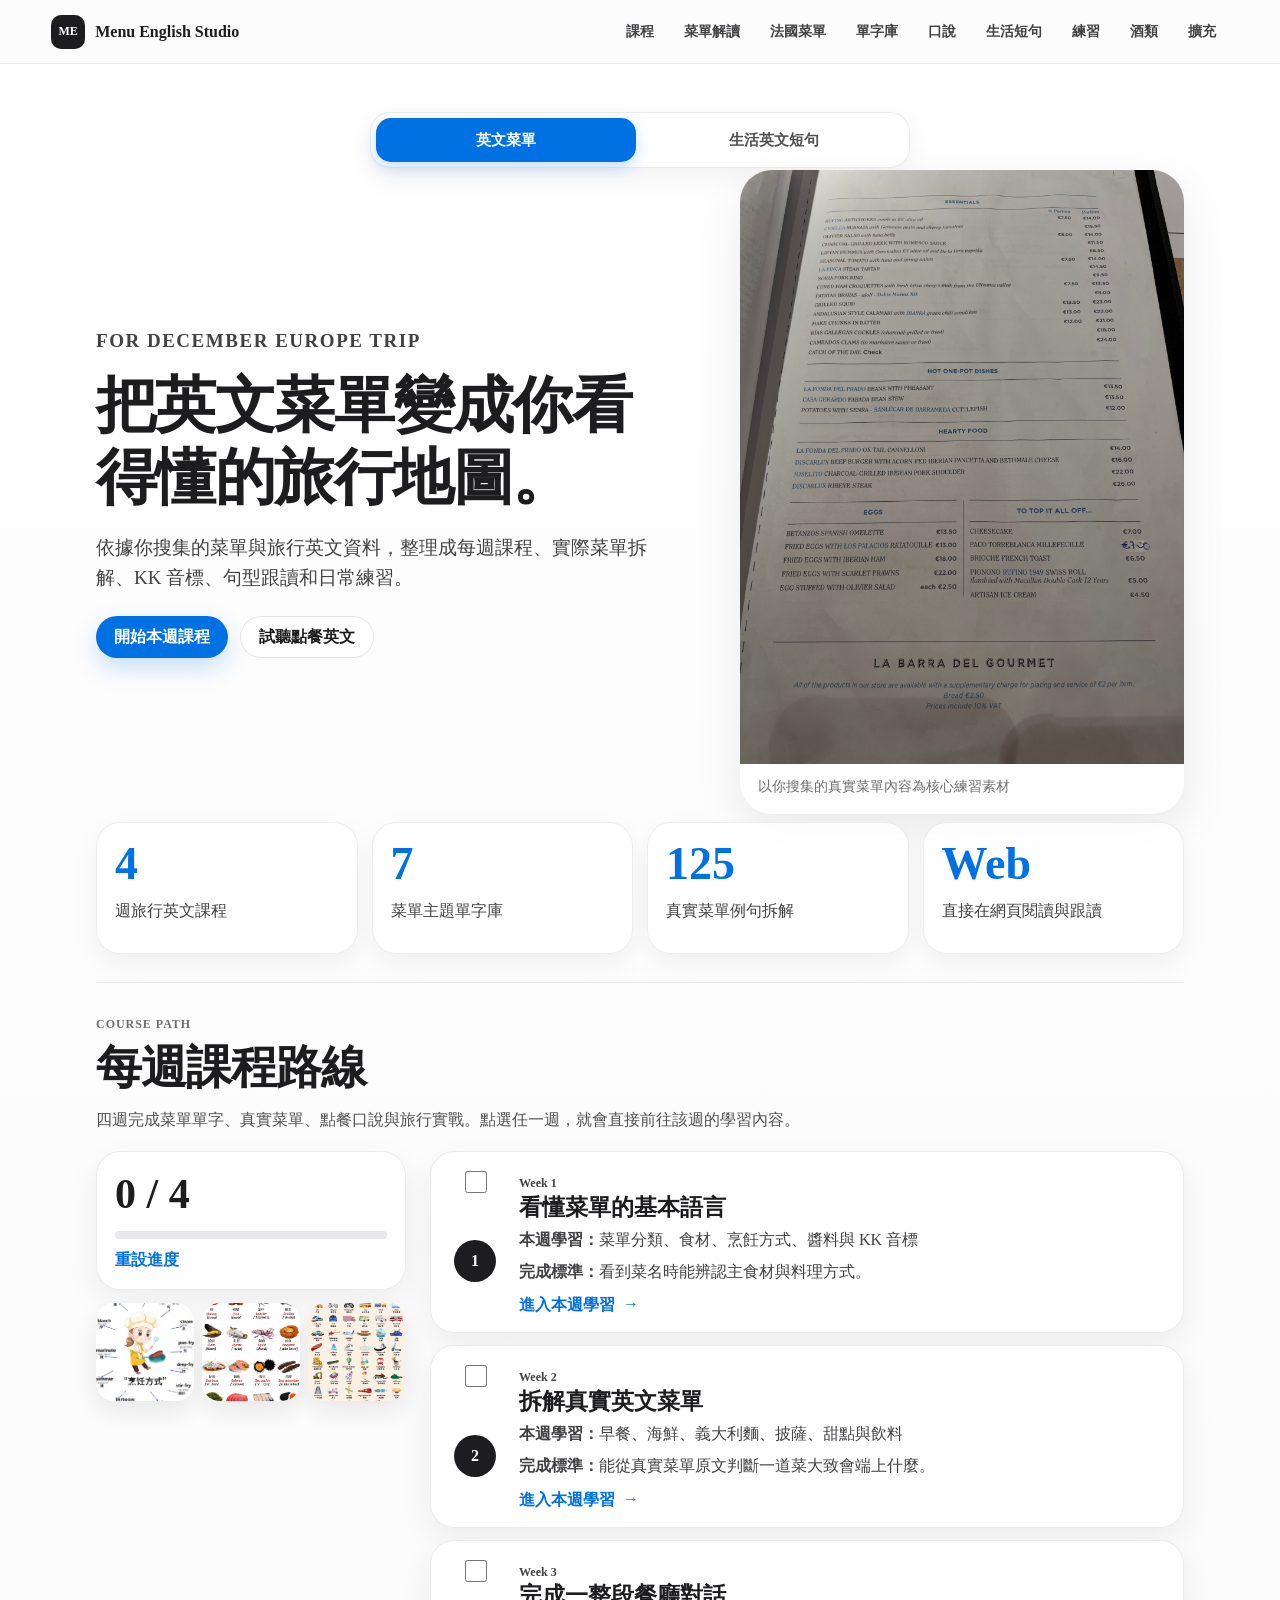
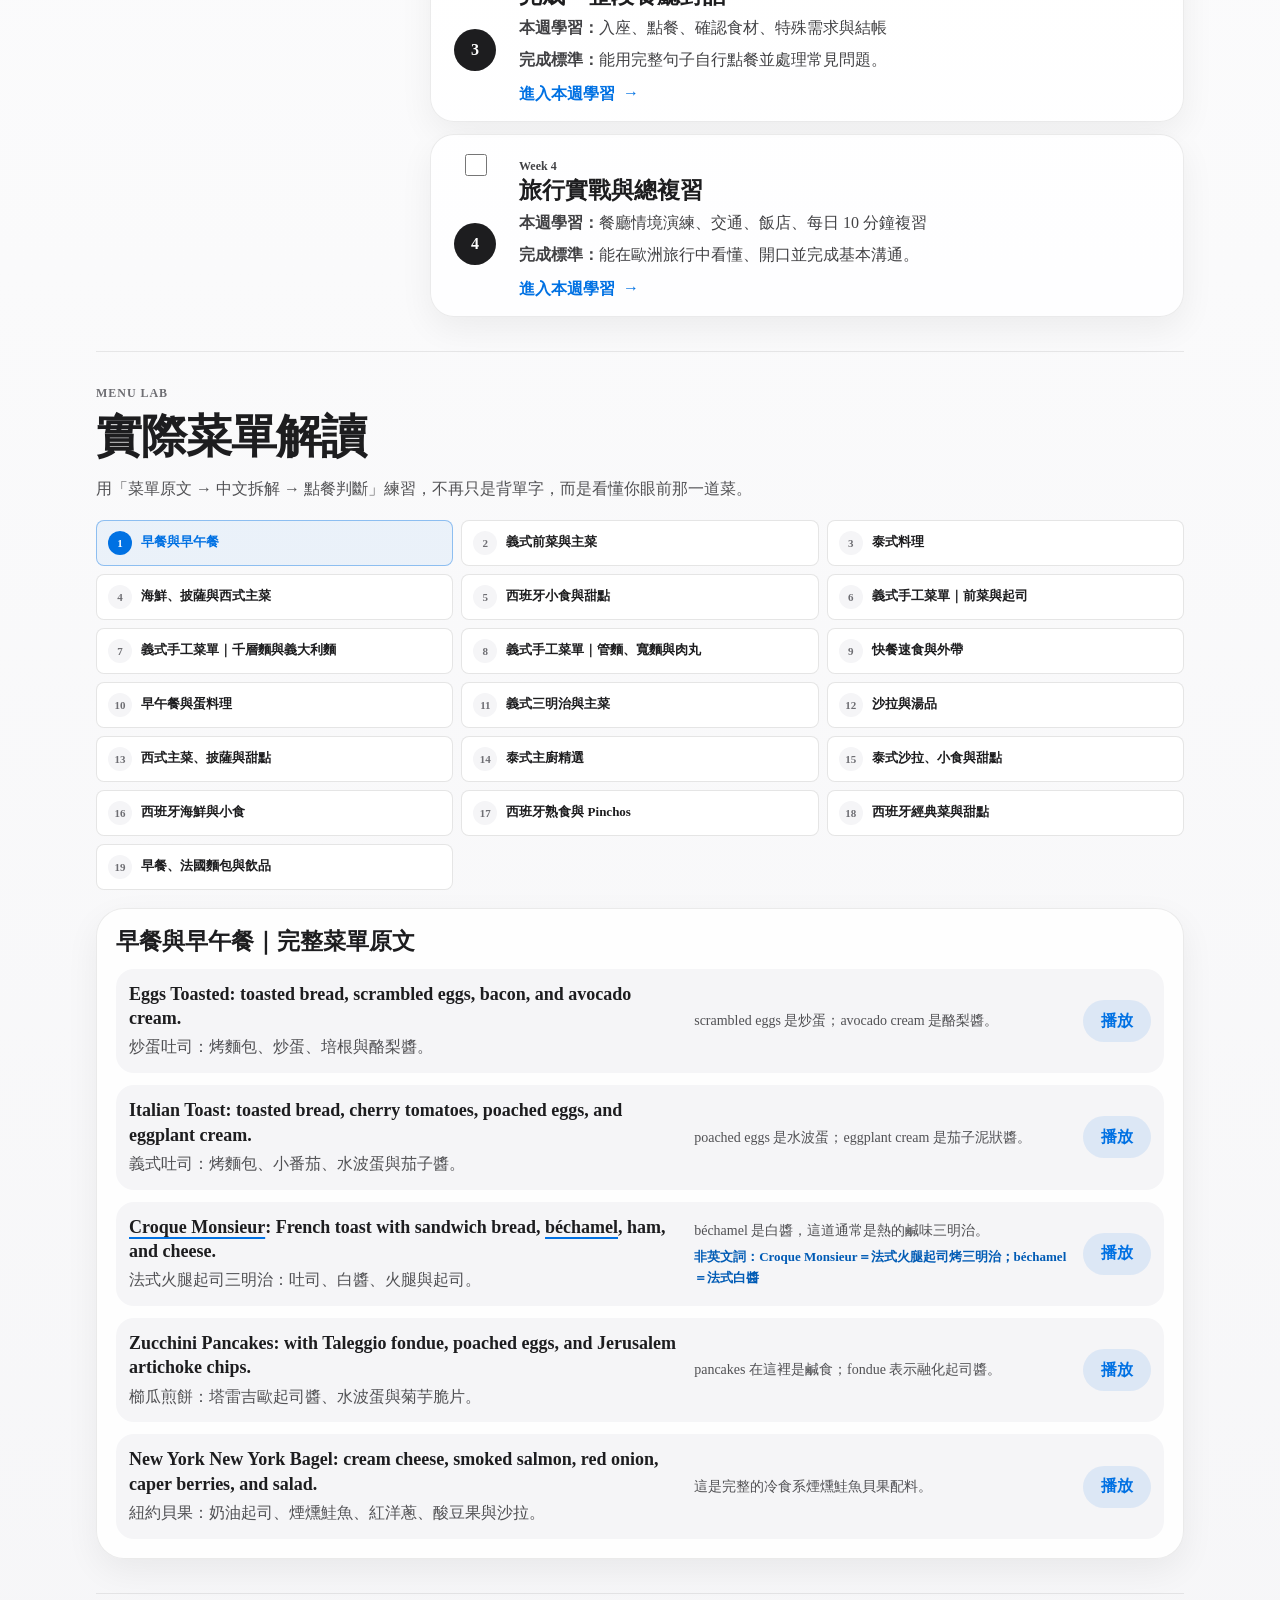
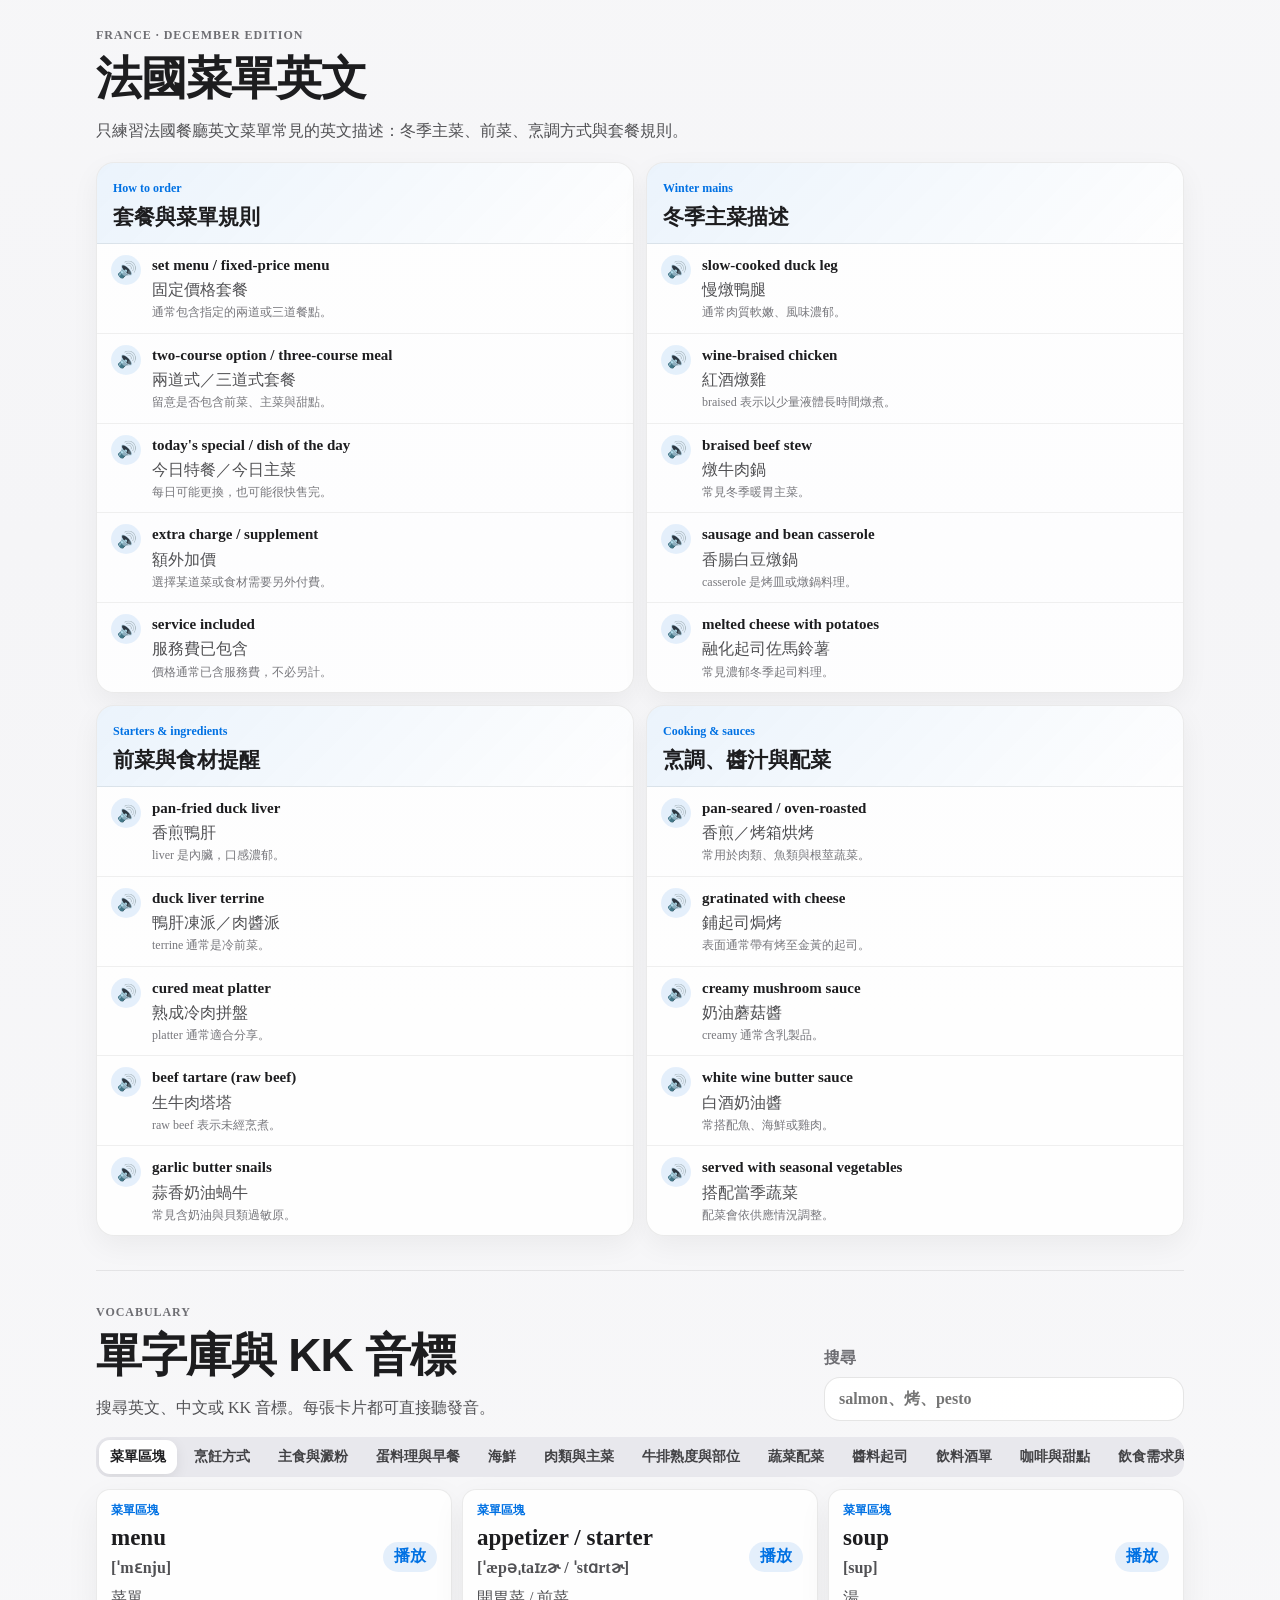
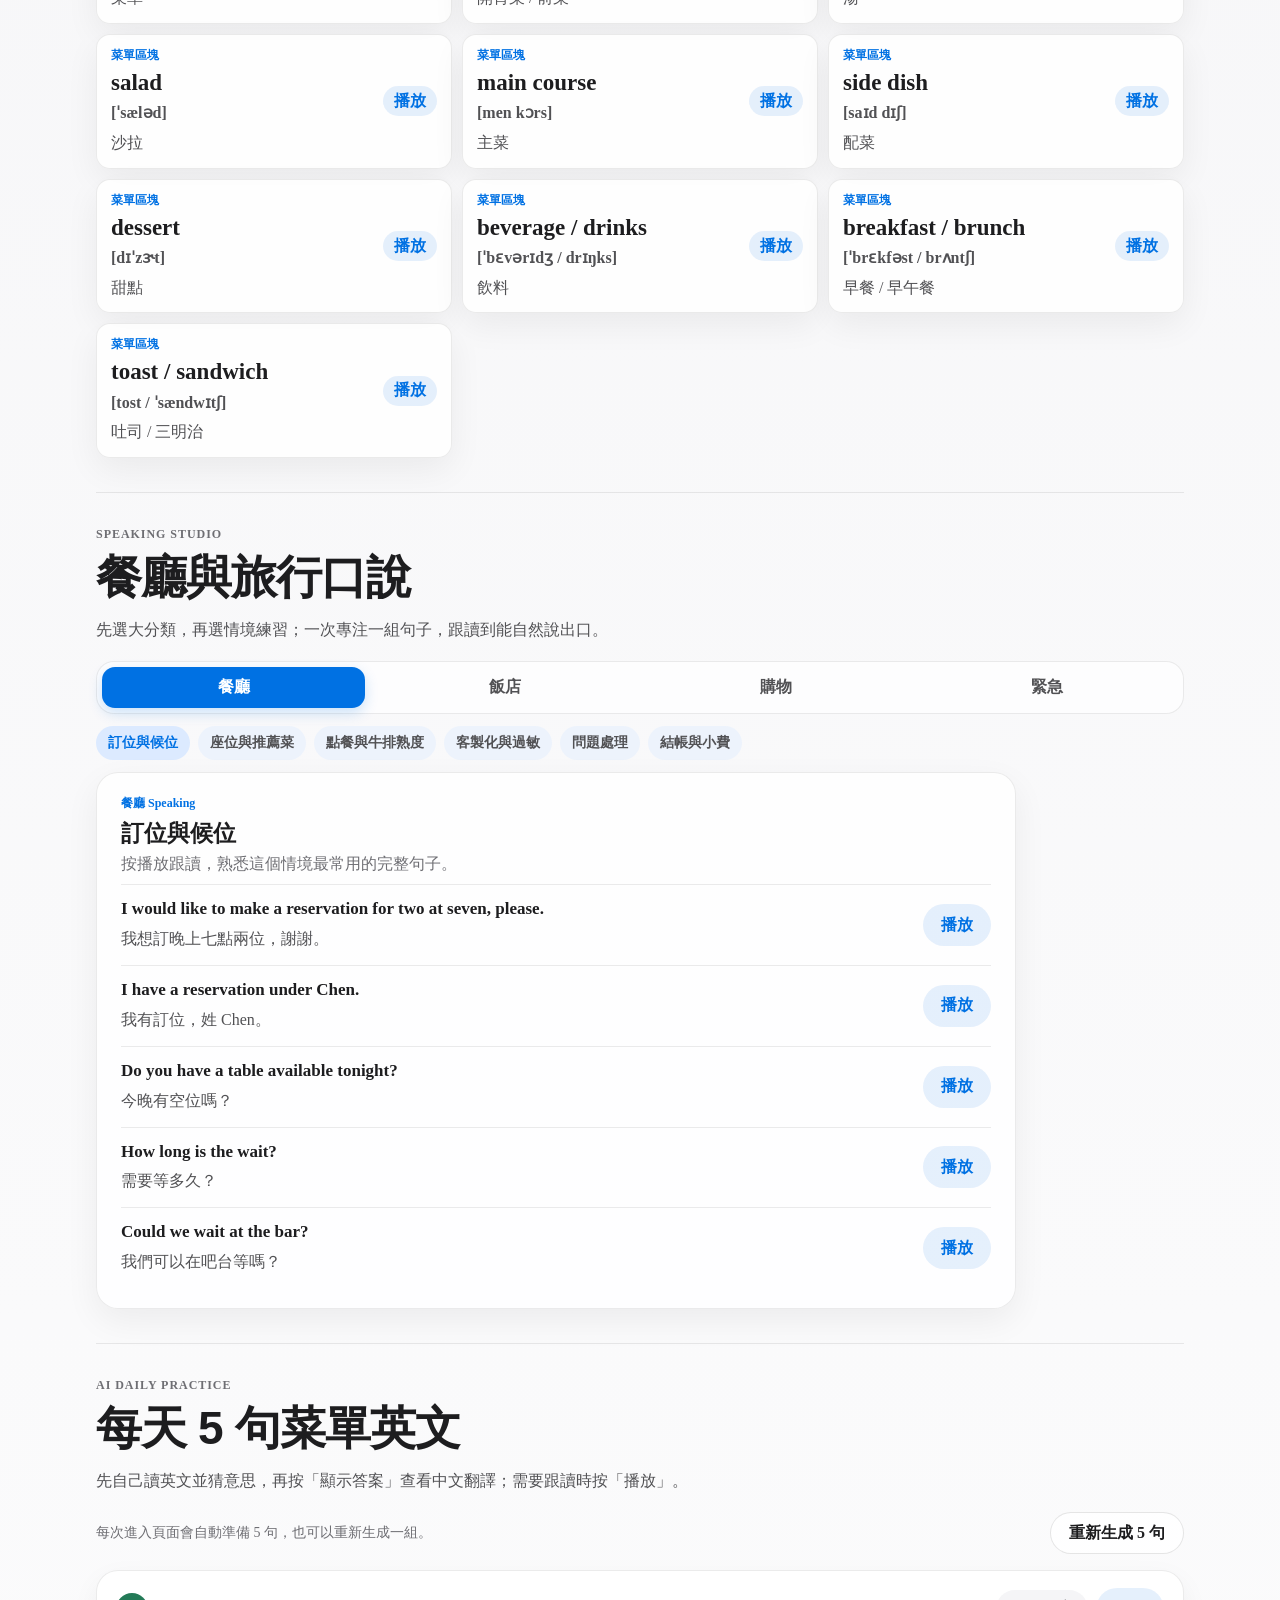
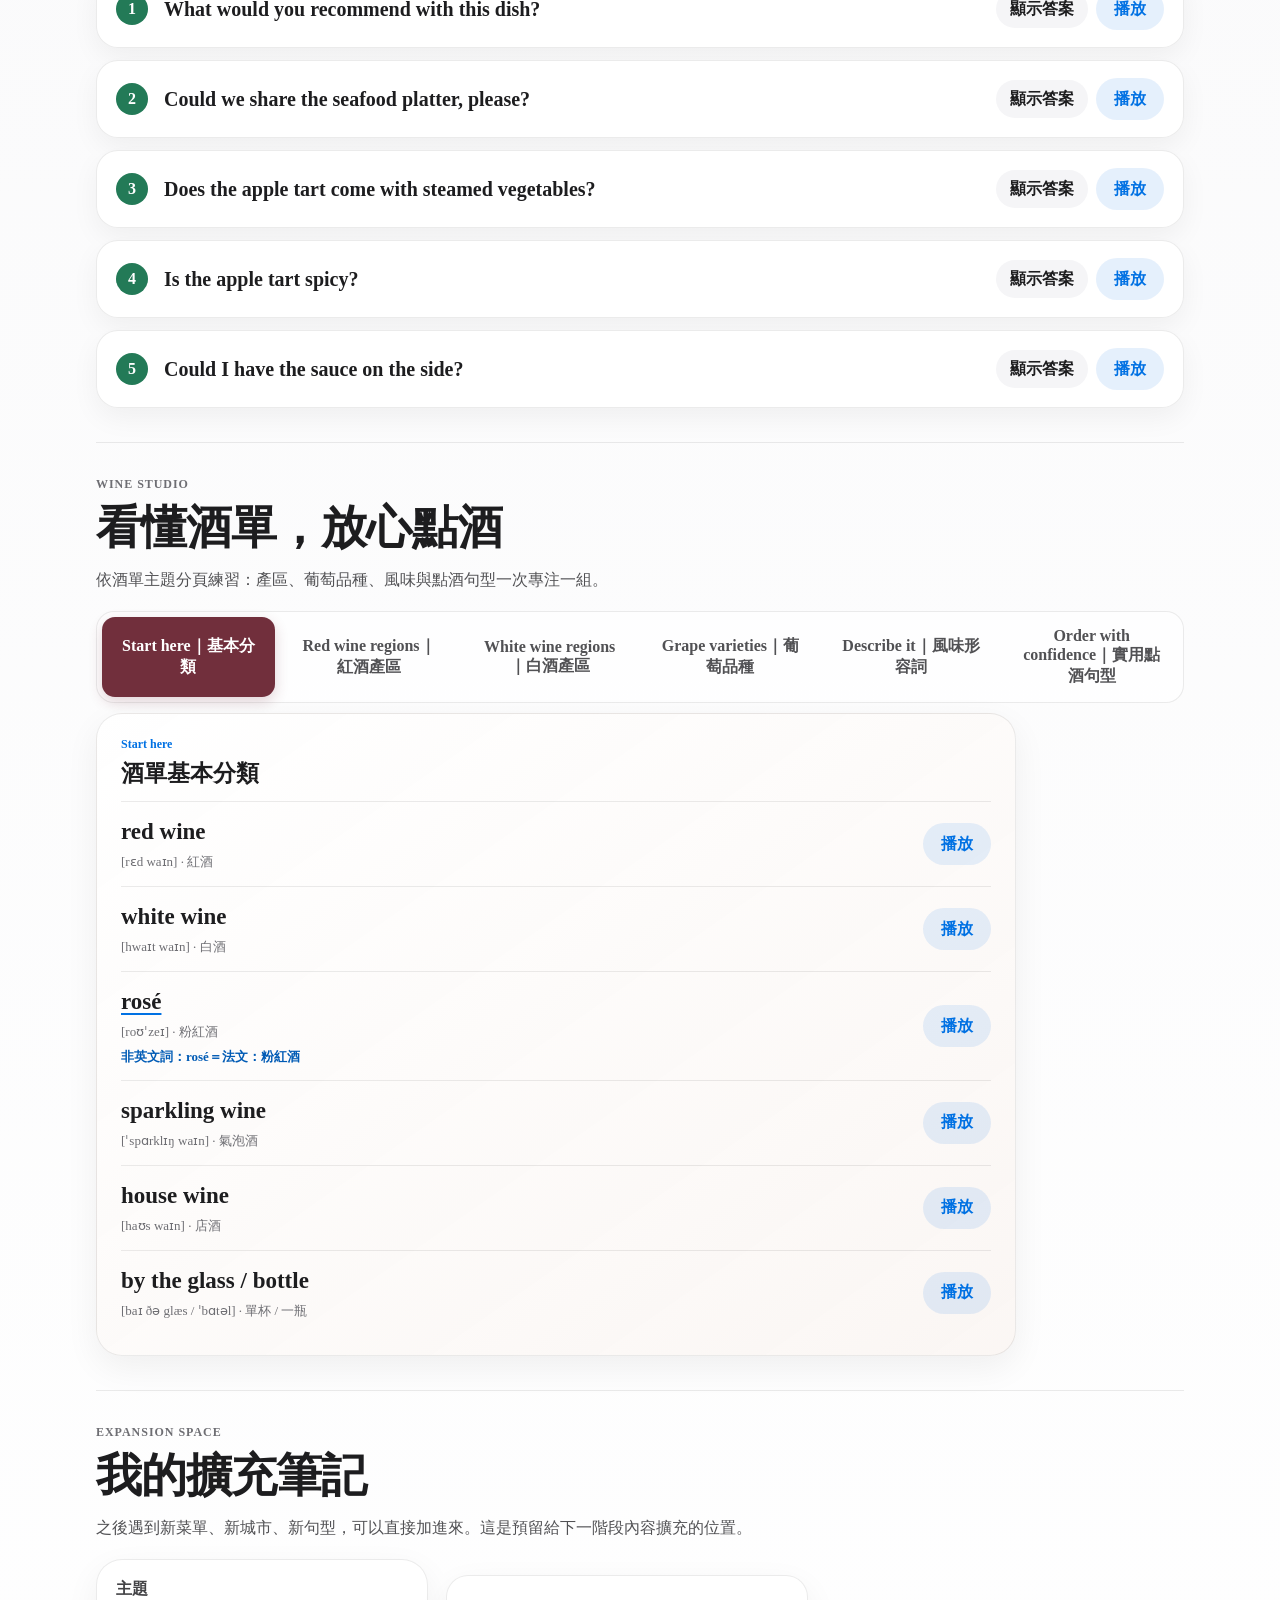
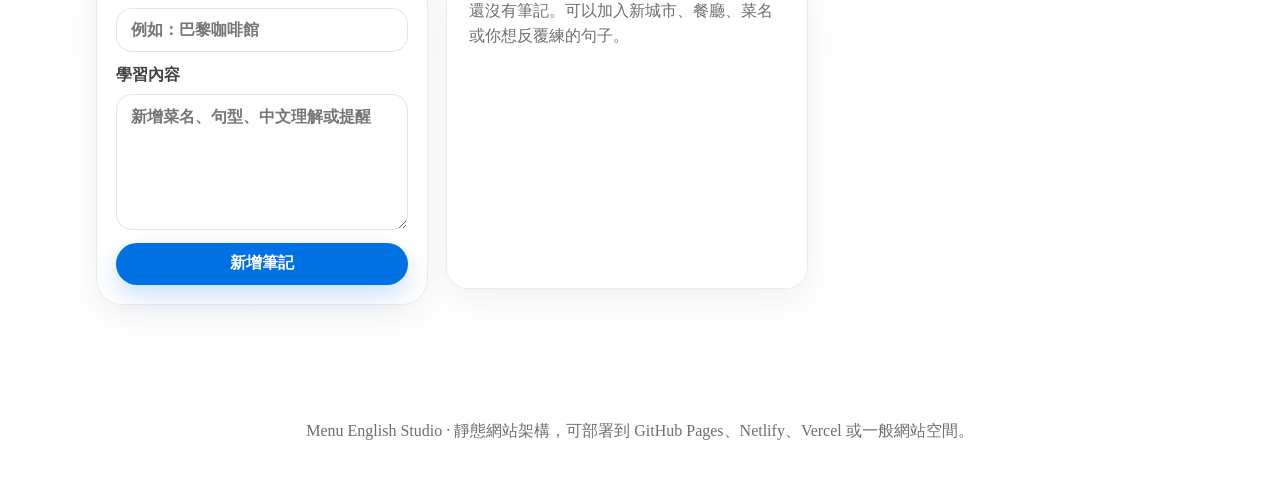
<file: index.html>
<!doctype html>
<html lang="zh-Hant">
<head>
  <meta charset="utf-8">
  <meta name="viewport" content="width=device-width, initial-scale=1">
  <title>Menu English Studio</title>
  <meta name="description" content="12月歐洲行英文學習網站：菜單閱讀、點餐句型、KK音標、每週課程與瀏覽器發音練習。">
  <link rel="stylesheet" href="styles.css?v=20261015-6">
  <style id="vocab-layout-fix">
    .vocab-section .vocab-card {
      min-height: 0 !important;
      align-self: start !important;
      display: grid !important;
      grid-template-columns: minmax(0, 1fr) auto !important;
      align-items: center !important;
      padding: 12px 14px !important;
      border-radius: 14px !important;
      gap: 12px !important;
    }
    .vocab-section .vocab-card > div {
      grid-column: 1 !important;
      display: grid !important;
      gap: 5px !important;
    }
    .vocab-section .vocab-card .tag,
    .vocab-section .vocab-card h3,
    .vocab-section .vocab-card .kk,
    .vocab-section .vocab-card p:not(.kk) {
      margin: 0 !important;
    }
    .vocab-section .vocab-card > .audio-button {
      grid-column: 2 !important;
      grid-row: 1 !important;
      min-height: 30px !important;
      padding: 0 11px !important;
    }
  </style>
</head>
<body>
  <header class="site-header">
    <a class="brand" href="#home" aria-label="回到首頁">
      <span class="brand-mark">ME</span>
      <span>Menu English Studio</span>
    </a>
    <nav class="top-nav" aria-label="主要導覽">
      <a href="#course">課程</a>
      <a href="#menu-lab">菜單解讀</a>
      <a href="#france-menu">法國菜單</a>
      <a href="#vocab">單字庫</a>
      <a href="#speaking">口說</a>
      <a href="#life-english" data-main-page-nav="life">生活短句</a>
      <a href="#practice">練習</a>
      <a href="#wine">酒類</a>
      <a href="#notes">擴充</a>
    </nav>
  </header>

  <main>
    <div class="main-page-tabs" role="tablist" aria-label="網站主要分類">
      <button class="main-page-tab active" type="button" role="tab" aria-selected="true" data-main-page="menu">英文菜單</button>
      <button class="main-page-tab" type="button" role="tab" aria-selected="false" data-main-page="life">生活英文短句</button>
    </div>

    <div id="menuPage" class="main-page-panel">
    <section id="home" class="hero">
      <div class="hero-copy">
        <p class="eyebrow">For December Europe Trip</p>
        <h1>把英文菜單變成你看得懂的旅行地圖。</h1>
        <p>依據你搜集的菜單與旅行英文資料，整理成每週課程、實際菜單拆解、KK 音標、句型跟讀和日常練習。</p>
        <div class="hero-actions">
          <a class="button primary" href="#course">開始本週課程</a>
          <button class="button soft" type="button" data-speak="A table for two, please. I would like the grilled sea bass. Could we have the bill, please?">試聽點餐英文</button>
        </div>
      </div>
      <figure class="hero-visual">
        <img src="assets/menu-hero.jpg" alt="歐洲餐廳英文菜單照片">
        <figcaption>以你搜集的真實菜單內容為核心練習素材</figcaption>
      </figure>
    </section>

    <section class="overview" aria-label="學習摘要">
      <article>
        <span>4</span>
        <p>週旅行英文課程</p>
      </article>
      <article>
        <span>7</span>
        <p>菜單主題單字庫</p>
      </article>
      <article>
        <span>125</span>
        <p>真實菜單例句拆解</p>
      </article>
      <article>
        <span>Web</span>
        <p>直接在網頁閱讀與跟讀</p>
      </article>
    </section>

    <section id="course" class="section course-section">
      <div class="section-heading">
        <p class="eyebrow">Course Path</p>
        <h2>每週課程路線</h2>
        <p>四週完成菜單單字、真實菜單、點餐口說與旅行實戰。點選任一週，就會直接前往該週的學習內容。</p>
      </div>
      <div class="course-layout">
        <aside class="course-rail">
          <div class="progress-card">
            <span id="progressText">0 / 4</span>
            <div class="progress-track"><div id="progressBar"></div></div>
            <button id="resetProgress" class="text-button" type="button">重設進度</button>
          </div>
          <div class="image-stack" aria-hidden="true">
            <img src="assets/cooking.jpg" alt="">
            <img src="assets/seafood.jpg" alt="">
            <img src="assets/transport.jpg" alt="">
          </div>
        </aside>
        <div id="courseList" class="course-list"></div>
      </div>
    </section>

    <section id="menu-lab" class="section">
      <div class="section-heading">
        <p class="eyebrow">Menu Lab</p>
        <h2>實際菜單解讀</h2>
        <p>用「菜單原文 → 中文拆解 → 點餐判斷」練習，不再只是背單字，而是看懂你眼前那一道菜。</p>
      </div>
      <div id="examplePaginationTop" class="menu-pagination"></div>
      <div id="exampleBoard" class="example-board"></div>
    </section>

    <section id="france-menu" class="section france-menu-section">
      <div class="section-heading">
        <p class="eyebrow">France · December Edition</p>
        <h2>法國菜單英文</h2>
        <p>只練習法國餐廳英文菜單常見的英文描述：冬季主菜、前菜、烹調方式與套餐規則。</p>
      </div>
      <div id="franceMenuDeck" class="france-menu-grid"></div>
    </section>

    <section id="vocab" class="section vocab-section">
      <div class="section-heading row">
        <div>
          <p class="eyebrow">Vocabulary</p>
          <h2>單字庫與 KK 音標</h2>
          <p>搜尋英文、中文或 KK 音標。每張卡片都可直接聽發音。</p>
        </div>
        <label class="search-box">
          <span>搜尋</span>
          <input id="vocabSearch" type="search" placeholder="salmon、烤、pesto">
        </label>
      </div>
      <div id="categoryTabs" class="tabs" role="tablist"></div>
      <div id="vocabGrid" class="vocab-grid"></div>
    </section>

    <section id="speaking" class="section speaking-section">
      <div class="section-heading">
        <p class="eyebrow">Speaking Studio</p>
        <h2>餐廳與旅行口說</h2>
        <p>先選大分類，再選情境練習；一次專注一組句子，跟讀到能自然說出口。</p>
      </div>
      <div id="phraseDeck" class="phrase-deck"></div>
    </section>

    <section id="practice" class="section practice-section">
      <div class="section-heading">
        <p class="eyebrow">AI Daily Practice</p>
        <h2>每天 5 句菜單英文</h2>
        <p>先自己讀英文並猜意思，再按「顯示答案」查看中文翻譯；需要跟讀時按「播放」。</p>
      </div>
      <div class="practice-toolbar">
        <p>每次進入頁面會自動準備 5 句，也可以重新生成一組。</p>
        <button id="generatePractice" class="button soft" type="button">重新生成 5 句</button>
      </div>
      <div id="practiceExercise" class="practice-exercise" aria-live="polite"></div>
    </section>

    <section id="wine" class="section wine-section">
      <div class="section-heading">
        <p class="eyebrow">Wine Studio</p>
        <h2>看懂酒單，放心點酒</h2>
        <p>依酒單主題分頁練習：產區、葡萄品種、風味與點酒句型一次專注一組。</p>
      </div>
      <div id="wineDeck" class="wine-deck"></div>
    </section>

    <section id="notes" class="section notes-section">
      <div class="section-heading">
        <p class="eyebrow">Expansion Space</p>
        <h2>我的擴充筆記</h2>
        <p>之後遇到新菜單、新城市、新句型，可以直接加進來。這是預留給下一階段內容擴充的位置。</p>
      </div>
      <div class="notes-layout">
        <form id="noteForm" class="note-form">
          <label>
            主題
            <input name="title" required placeholder="例如：巴黎咖啡館">
          </label>
          <label>
            學習內容
            <textarea name="body" required placeholder="新增菜名、句型、中文理解或提醒"></textarea>
          </label>
          <button class="button primary" type="submit">新增筆記</button>
        </form>
        <div id="noteCards" class="note-cards"></div>
      </div>
    </section>
    </div>

    <div id="lifePage" class="main-page-panel" hidden>
      <section id="life-english" class="section video-lesson-section">
        <div class="section-heading">
          <p class="eyebrow">Video Flashcards</p>
          <h1>背下這些短句，掌握 60% 的生活英文</h1>
          <p>從影片內容整理的高頻生活短句。選擇情境、閱讀 KK 音標，再按播放跟讀。</p>
        </div>
        <div id="videoLessonDeck" class="video-lesson-deck"></div>
      </section>
    </div>
  </main>

  <footer class="site-footer">
    <p>Menu English Studio · 靜態網站架構，可部署到 GitHub Pages、Netlify、Vercel 或一般網站空間。</p>
  </footer>

  <script src="data.js?v=20261015-4"></script>
  <script src="menu-examples-extra.js?v=20261002-1"></script>
  <script src="app.js?v=20261015-5"></script>
</body>
</html>
</file>
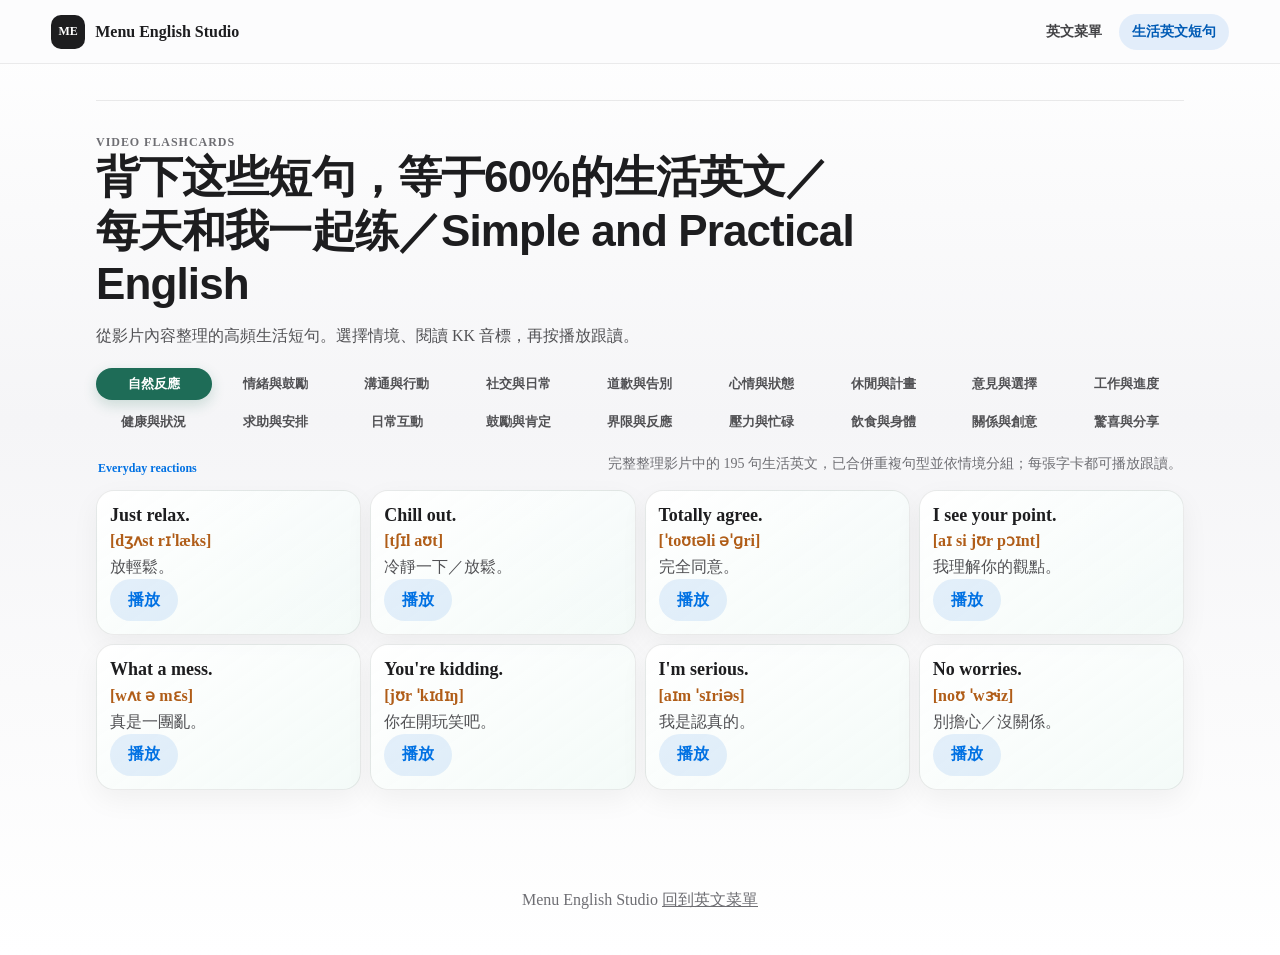
<file: life-english.html>
<!doctype html>
<html lang="zh-Hant">
<head>
  <meta charset="utf-8">
  <meta name="viewport" content="width=device-width, initial-scale=1">
  <title>背下这些短句，等于60%的生活英文｜Menu English Studio</title>
  <meta name="description" content="Simple and Practical English：高頻生活英文短句字卡與發音練習。">
  <link rel="stylesheet" href="styles.css?v=20261015-2">
</head>
<body class="life-english-page">
  <header class="site-header">
    <a class="brand" href="index.html" aria-label="回到英文菜單首頁">
      <span class="brand-mark">ME</span>
      <span>Menu English Studio</span>
    </a>
    <nav class="top-nav" aria-label="主要導覽">
      <a href="index.html">英文菜單</a>
      <a class="active" href="life-english.html">生活英文短句</a>
    </nav>
  </header>

  <main>
    <section id="life-english" class="section video-lesson-section">
      <div class="section-heading">
        <p class="eyebrow">Video Flashcards</p>
        <h1>背下这些短句，等于60%的生活英文／每天和我一起练／Simple and Practical English</h1>
        <p>從影片內容整理的高頻生活短句。選擇情境、閱讀 KK 音標，再按播放跟讀。</p>
      </div>
      <div id="videoLessonDeck" class="video-lesson-deck"></div>
    </section>
  </main>

  <footer class="site-footer">
    <span>Menu English Studio</span>
    <a href="index.html">回到英文菜單</a>
  </footer>

  <script src="data.js?v=20261015-1"></script>
  <script src="life-english.js?v=20261015-2"></script>
</body>
</html>
</file>
<file: styles.css>
:root {
  color-scheme: light;
  --ink: #1d1d1f;
  --muted: #6e6e73;
  --soft: #f5f5f7;
  --paper: #fbfbfd;
  --line: rgba(0, 0, 0, 0.1);
  --blue: #0071e3;
  --green: #237a57;
  --orange: #b05d18;
  --rose: #b64256;
  --shadow: 0 18px 48px rgba(0, 0, 0, 0.08);
}

* {
  box-sizing: border-box;
}

html {
  scroll-behavior: smooth;
  background: var(--paper);
}

body {
  margin: 0;
  color: var(--ink);
  background: linear-gradient(180deg, #ffffff 0%, #f5f5f7 44%, #ffffff 100%);
  font-family: -apple-system, BlinkMacSystemFont, "PingFang TC", "Noto Sans TC", "Microsoft JhengHei", "Segoe UI", Arial, sans-serif;
  letter-spacing: 0;
}

body,
button,
input,
textarea {
  font: inherit;
}

a {
  color: inherit;
}

img {
  display: block;
  max-width: 100%;
}

.site-header {
  position: sticky;
  top: 0;
  z-index: 10;
  height: 64px;
  padding: 0 clamp(18px, 4vw, 56px);
  display: flex;
  align-items: center;
  justify-content: space-between;
  gap: 18px;
  background: rgba(251, 251, 253, 0.78);
  border-bottom: 1px solid rgba(0, 0, 0, 0.07);
  backdrop-filter: blur(24px) saturate(180%);
  -webkit-backdrop-filter: blur(24px) saturate(180%);
}

.brand {
  display: inline-flex;
  align-items: center;
  gap: 10px;
  color: #1d1d1f;
  font-weight: 700;
  text-decoration: none;
  white-space: nowrap;
}

.brand-mark {
  width: 34px;
  height: 34px;
  border-radius: 10px;
  display: inline-flex;
  align-items: center;
  justify-content: center;
  color: #fff;
  background: #1d1d1f;
  font-size: 12px;
  font-weight: 800;
}

.top-nav {
  min-width: 0;
  max-width: 100%;
  display: flex;
  align-items: center;
  gap: 4px;
  overflow-x: auto;
  scrollbar-width: none;
}

.top-nav::-webkit-scrollbar {
  display: none;
}

.top-nav a {
  min-height: 36px;
  padding: 9px 13px;
  border-radius: 999px;
  color: #424245;
  font-size: 14px;
  font-weight: 650;
  text-decoration: none;
  white-space: nowrap;
}

.top-nav a:hover,
.top-nav a.active {
  color: #005bb5;
  background: rgba(0, 113, 227, 0.1);
}

main {
  width: min(1180px, 100%);
  margin: 0 auto;
  padding: clamp(18px, 3.2vw, 36px) clamp(22px, 4vw, 46px);
}

.main-page-tabs {
  display: grid;
  grid-template-columns: repeat(2, minmax(0, 1fr));
  gap: 8px;
  width: min(540px, 100%);
  margin: 12px auto 2px;
  padding: 5px;
  border: 1px solid rgba(0, 0, 0, 0.08);
  border-radius: 20px;
  background: rgba(255, 255, 255, 0.72);
  box-shadow: 0 10px 28px rgba(0, 0, 0, 0.05);
}

.main-page-tab {
  min-height: 44px;
  border: 0;
  border-radius: 15px;
  cursor: pointer;
  color: #515154;
  background: transparent;
  font: inherit;
  font-size: 15px;
  font-weight: 700;
  transition: background 160ms ease, color 160ms ease, box-shadow 160ms ease;
}

.main-page-tab.active {
  color: #fff;
  background: var(--blue);
  box-shadow: 0 6px 16px rgba(0, 113, 227, 0.22);
}

.hero {
  min-height: min(650px, calc(78vh - 70px));
  display: grid;
  grid-template-columns: minmax(0, 1.02fr) minmax(330px, 0.78fr);
  gap: clamp(24px, 5vw, 70px);
  align-items: center;
}

.hero-copy {
  padding: clamp(12px, 2vw, 28px) 0;
}

.eyebrow {
  margin: 0;
  color: var(--muted);
  font-size: 12px;
  font-weight: 760;
  letter-spacing: 0.08em;
  text-transform: uppercase;
}

.hero h1 {
  max-width: 760px;
  margin: 12px 0 0;
  font-family: "PingFang TC", "Noto Sans TC", "Microsoft JhengHei", sans-serif;
  font-size: clamp(36px, 4.8vw, 62px);
  line-height: 1.18;
  letter-spacing: -0.025em;
  font-weight: 700;
}

.hero p {
  max-width: 680px;
  color: #424245;
  font-size: clamp(16px, 1.55vw, 19px);
  line-height: 1.62;
}

.hero-actions {
  display: flex;
  flex-wrap: wrap;
  gap: 12px;
  margin-top: 22px;
}

.button,
.audio-button,
.text-button {
  border: 0;
  cursor: pointer;
}

.button,
.audio-button {
  min-height: 42px;
  border-radius: 999px;
  padding: 0 18px;
  display: inline-flex;
  align-items: center;
  justify-content: center;
  text-decoration: none;
  font-weight: 720;
}

.button.primary {
  color: #fff;
  background: var(--blue);
  box-shadow: 0 10px 24px rgba(0, 113, 227, 0.22);
}

.button.soft {
  color: #1d1d1f;
  background: rgba(255, 255, 255, 0.82);
  border: 1px solid var(--line);
}

.hero-visual {
  margin: 0;
  border-radius: 32px;
  overflow: hidden;
  background: #fff;
  box-shadow: var(--shadow);
}

.hero-visual img {
  width: 100%;
  height: min(66vh, 680px);
  object-fit: cover;
}

.hero-visual figcaption {
  padding: 14px 18px 18px;
  color: var(--muted);
  font-size: 14px;
}

.overview {
  display: grid;
  grid-template-columns: repeat(4, minmax(0, 1fr));
  gap: 14px;
  margin: 8px 0 28px;
}

.overview article {
  min-height: 132px;
  padding: 18px;
  border-radius: 24px;
  background: rgba(255, 255, 255, 0.78);
  border: 1px solid rgba(0, 0, 0, 0.07);
  box-shadow: 0 10px 28px rgba(0, 0, 0, 0.05);
}

.overview span {
  display: block;
  color: var(--blue);
  font-size: clamp(30px, 4vw, 46px);
  line-height: 1;
  font-weight: 820;
}

.overview p {
  margin: 12px 0 0;
  color: #424245;
  line-height: 1.45;
}

.section {
  padding: clamp(18px, 3vw, 34px) 0;
  border-top: 1px solid rgba(0, 0, 0, 0.08);
}

.section-heading {
  max-width: 760px;
  margin-bottom: 18px;
}

.section-heading.row {
  max-width: none;
  display: flex;
  align-items: end;
  justify-content: space-between;
  gap: 24px;
}

.section-heading h2 {
  margin: 8px 0 0;
  font-family: "PingFang TC", "Noto Sans TC", "Microsoft JhengHei", sans-serif;
  font-size: clamp(28px, 3.6vw, 46px);
  line-height: 1.2;
  letter-spacing: -0.02em;
  font-weight: 700;
}

.section-heading p:not(.eyebrow) {
  margin: 12px 0 0;
  color: #515154;
  font-size: 16px;
  line-height: 1.62;
}

.france-menu-grid {
  display: grid;
  grid-template-columns: repeat(2, minmax(0, 1fr));
  gap: 12px;
}

.france-menu-card {
  overflow: hidden;
  border: 1px solid rgba(0, 0, 0, 0.08);
  border-radius: 18px;
  background: rgba(255, 255, 255, 0.82);
  box-shadow: 0 10px 28px rgba(0, 0, 0, 0.05);
}

.france-menu-card-heading {
  padding: 15px 16px 12px;
  border-bottom: 1px solid rgba(0, 0, 0, 0.07);
  background: linear-gradient(135deg, rgba(0, 113, 227, 0.075), rgba(255, 255, 255, 0));
}

.france-menu-card-heading .tag {
  margin: 0;
}

.france-menu-card h3 {
  margin: 7px 0 0;
  font-family: "PingFang TC", "Noto Sans TC", "Microsoft JhengHei", sans-serif;
  font-size: 21px;
  font-weight: 700;
}

.france-menu-items {
  display: grid;
}

.france-menu-item {
  display: grid;
  grid-template-columns: 32px minmax(0, 1fr);
  gap: 9px;
  padding: 11px 14px;
  border-bottom: 1px solid rgba(0, 0, 0, 0.06);
}

.france-menu-item:last-child {
  border-bottom: 0;
}

.france-menu-audio {
  width: 30px;
  height: 30px;
  border: 0;
  border-radius: 50%;
  cursor: pointer;
  color: #0066cc;
  background: rgba(0, 113, 227, 0.1);
}

.france-menu-item strong {
  display: block;
  font-size: 15px;
  line-height: 1.35;
}

.france-menu-item p,
.france-menu-item small {
  display: block;
  margin: 3px 0 0;
  color: #515154;
  line-height: 1.45;
}

.france-menu-item small {
  color: #77777c;
  font-size: 12px;
}

.course-layout {
  display: grid;
  grid-template-columns: 310px minmax(0, 1fr);
  gap: 24px;
  align-items: start;
}

.course-rail {
  position: sticky;
  top: 88px;
  display: grid;
  gap: 13px;
}

.progress-card,
.lesson-card,
.menu-group,
.vocab-card,
.phrase-group,
.practice-grid article,
.note-form,
.note-card,
.empty {
  border: 1px solid rgba(0, 0, 0, 0.08);
  background: rgba(255, 255, 255, 0.82);
  box-shadow: 0 12px 34px rgba(0, 0, 0, 0.06);
}

.progress-card {
  padding: 18px;
  border-radius: 24px;
}

#progressText {
  display: block;
  font-size: 42px;
  font-weight: 820;
}

.progress-track {
  height: 8px;
  margin: 13px 0 11px;
  border-radius: 999px;
  background: #e8e8ed;
  overflow: hidden;
}

#progressBar {
  width: 0;
  height: 100%;
  border-radius: inherit;
  background: var(--blue);
  transition: width 180ms ease;
}

.text-button {
  padding: 0;
  color: var(--blue);
  background: transparent;
  font-weight: 720;
}

.image-stack {
  display: grid;
  grid-template-columns: repeat(3, 1fr);
  gap: 8px;
}

.image-stack img {
  width: 100%;
  aspect-ratio: 1;
  object-fit: cover;
  border-radius: 18px;
  box-shadow: 0 10px 24px rgba(0, 0, 0, 0.08);
}

.course-list {
  display: grid;
  gap: 12px;
}

.lesson-card {
  min-height: 114px;
  display: grid;
  grid-template-columns: 56px minmax(0, 1fr);
  gap: 16px;
  padding: 16px;
  border-radius: 24px;
  cursor: pointer;
  transition: transform 180ms ease, box-shadow 180ms ease, border-color 180ms ease;
}

.lesson-card:hover,
.lesson-card:focus-visible {
  transform: translateY(-2px);
  border-color: rgba(0, 113, 227, 0.35);
  box-shadow: 0 16px 38px rgba(0, 0, 0, 0.1);
  outline: none;
}

.lesson-check {
  display: grid;
  justify-items: center;
  gap: 10px;
}

.lesson-check input {
  width: 22px;
  height: 22px;
  accent-color: var(--blue);
}

.lesson-check span {
  width: 42px;
  height: 42px;
  display: inline-flex;
  align-items: center;
  justify-content: center;
  border-radius: 50%;
  color: #fff;
  background: #1d1d1f;
  font-weight: 780;
}

.lesson-id,
.tag {
  display: inline-flex;
  width: fit-content;
  margin: 0 0 8px;
  color: var(--blue);
  font-size: 12px;
  font-weight: 760;
}

.lesson-card h3,
.menu-group h3,
.vocab-card h3,
.phrase-group h3,
.practice-grid h3,
.note-card h3 {
  margin: 0;
  font-size: 23px;
  line-height: 1.18;
}

.lesson-card p {
  margin: 6px 0 0;
  color: #424245;
  line-height: 1.62;
}

.lesson-link {
  display: inline-flex;
  gap: 8px;
  margin-top: 11px;
  color: var(--blue);
  font-weight: 720;
}

.example-board {
  display: grid;
  grid-template-columns: minmax(0, 1fr);
}

.menu-pagination {
  margin: 0 0 18px;
}

.menu-category-list {
  display: grid;
  grid-template-columns: repeat(3, minmax(0, 1fr));
  gap: 8px;
}

.menu-category-button {
  width: 100%;
  min-height: 46px;
  display: flex;
  align-items: center;
  gap: 9px;
  border: 1px solid var(--line);
  border-radius: 8px;
  padding: 8px 11px;
  color: var(--ink);
  background: #fff;
  font-size: 13px;
  font-weight: 700;
  line-height: 1.3;
  text-align: left;
  cursor: pointer;
}

.menu-category-button > span {
  width: 24px;
  height: 24px;
  flex: 0 0 24px;
  display: inline-flex;
  align-items: center;
  justify-content: center;
  border-radius: 50%;
  color: var(--muted);
  background: var(--soft);
  font-size: 11px;
  text-align: center;
}

.menu-category-button:hover,
.menu-category-button.active {
  color: var(--blue);
  border-color: rgba(0, 113, 227, 0.4);
  background: rgba(0, 113, 227, 0.06);
}

.menu-category-button.active > span {
  color: #fff;
  background: var(--blue);
}

.menu-group {
  padding: 19px;
  border-radius: 28px;
}

.menu-example-list {
  display: grid;
  gap: 12px;
  margin-top: 14px;
}

.menu-example {
  display: grid;
  grid-template-columns: minmax(0, 1fr) minmax(160px, 0.68fr) auto;
  gap: 14px;
  align-items: center;
  padding: 13px;
  border-radius: 18px;
  background: var(--soft);
}

.menu-original {
  margin: 0;
  font-size: 18px;
  font-weight: 760;
  line-height: 1.35;
}

.foreign-term {
  text-decoration-line: underline;
  text-decoration-color: var(--blue);
  text-decoration-thickness: 2px;
  text-underline-offset: 4px;
}

.foreign-note {
  display: block;
  margin-top: 6px;
  color: #005bb5;
  font-size: 13px;
  font-weight: 650;
}

.menu-zh,
.menu-example > p,
.phrase-row span,
.vocab-card p,
.note-card p {
  color: #515154;
  line-height: 1.55;
}

.menu-zh {
  margin: 5px 0 0;
}

.menu-example > p {
  margin: 0;
  font-size: 14px;
}

.search-box {
  width: min(360px, 100%);
  display: grid;
  gap: 8px;
  color: var(--muted);
  font-weight: 700;
}

.search-box input,
.note-form input,
.note-form textarea {
  width: 100%;
  min-height: 44px;
  border: 1px solid var(--line);
  border-radius: 16px;
  padding: 0 14px;
  color: var(--ink);
  background: rgba(255, 255, 255, 0.9);
  outline: none;
}

.search-box input:focus,
.note-form input:focus,
.note-form textarea:focus {
  border-color: rgba(0, 113, 227, 0.55);
  box-shadow: 0 0 0 4px rgba(0, 113, 227, 0.12);
}

.tabs {
  width: 100%;
  min-width: 0;
  max-width: 100%;
  display: flex;
  gap: 8px;
  padding: 4px;
  margin-bottom: 20px;
  overflow-x: auto;
  border-radius: 18px;
  background: #e8e8ed;
}

.tab {
  min-height: 38px;
  border: 0;
  border-radius: 14px;
  padding: 0 14px;
  color: #424245;
  background: transparent;
  font-weight: 720;
  white-space: nowrap;
  cursor: pointer;
}

.tab.active {
  color: var(--ink);
  background: #fff;
  box-shadow: 0 4px 14px rgba(0, 0, 0, 0.08);
}

.vocab-grid {
  display: grid;
  grid-template-columns: repeat(3, minmax(0, 1fr));
  gap: 14px;
}

.vocab-card {
  min-height: 176px;
  padding: 18px;
  border-radius: 24px;
  display: flex;
  flex-direction: column;
  justify-content: space-between;
  gap: 20px;
}

.vocab-card h3 {
  margin-top: 4px;
}

.kk {
  margin: 9px 0 0;
  color: var(--orange);
  font-weight: 760;
}

/* Keep the vocabulary area dense while preserving its original type scale. */
.vocab-section .section-heading {
  margin-bottom: 16px;
}

.vocab-section .tabs {
  gap: 6px;
  padding: 3px;
  margin-bottom: 12px;
  border-radius: 14px;
}

.vocab-section .tab {
  min-height: 34px;
  border-radius: 11px;
  padding: 0 11px;
  font-size: 14px;
}

.vocab-section .vocab-grid {
  gap: 10px;
  align-items: start;
}

.vocab-section .vocab-card {
  min-height: 0;
  align-self: start;
  display: grid;
  grid-template-columns: minmax(0, 1fr) auto;
  align-items: center;
  padding: 12px 14px;
  border-radius: 14px;
  gap: 12px;
}

.vocab-section .vocab-card > div {
  grid-column: 1;
  display: grid;
  gap: 5px;
}

.vocab-section .vocab-card .tag,
.vocab-section .vocab-card h3 {
  margin: 0;
}

.vocab-section .kk {
  margin: 0;
}

.vocab-section .vocab-card p:not(.kk) {
  margin: 0;
}

.vocab-section .audio-button {
  grid-column: 2;
  grid-row: 1;
  min-height: 30px;
  padding: 0 11px;
}

.vocab-section .vocab-card p {
  margin-bottom: 0;
}

.audio-button {
  width: fit-content;
  color: var(--blue);
  background: rgba(0, 113, 227, 0.1);
}

.audio-button:hover {
  background: rgba(0, 113, 227, 0.16);
}

.phrase-deck {
  display: grid;
  gap: 10px;
}

.video-lesson-deck {
  display: grid;
  gap: 14px;
}

.video-lesson-nav {
  display: flex;
  align-items: center;
  gap: 14px;
  min-width: 0;
  padding: 9px 12px;
  border: 1px solid rgba(0, 0, 0, 0.08);
  border-radius: 16px;
  background: rgba(255, 255, 255, 0.68);
}

.video-lesson-nav-copy {
  flex: 0 0 auto;
  display: grid;
  gap: 2px;
  color: #6e6e73;
  font-size: 11px;
  font-weight: 700;
  letter-spacing: 0.06em;
}

.video-lesson-nav-copy strong {
  color: #1d1d1f;
  font-size: 16px;
  letter-spacing: 0;
}

.video-lesson-tabs {
  display: grid;
  flex: 1 1 auto;
  min-width: 0;
  grid-template-columns: repeat(9, minmax(0, 1fr));
  gap: 6px;
  padding: 1px 0;
}

.video-lesson-tab {
  min-width: 0;
  border: 0;
  border-radius: 999px;
  padding: 7px 12px;
  cursor: pointer;
  color: #515154;
  background: transparent;
  font: inherit;
  font-size: 13px;
  font-weight: 700;
  white-space: nowrap;
  transition: background 160ms ease, color 160ms ease, box-shadow 160ms ease;
}

.video-lesson-tab.active {
  color: #fff;
  background: #1e6c57;
  box-shadow: 0 5px 14px rgba(30, 108, 87, 0.2);
}

.video-lesson-heading {
  display: flex;
  align-items: end;
  justify-content: space-between;
  gap: 18px;
  padding: 0 2px;
}

.video-lesson-heading .tag {
  margin: 0;
}

.video-lesson-heading h2 {
  margin: 5px 0 0;
  font-family: "PingFang TC", "Noto Sans TC", "Microsoft JhengHei", sans-serif;
  font-size: clamp(22px, 2.4vw, 30px);
  line-height: 1.18;
  font-weight: 700;
}

.video-lesson-heading p {
  max-width: 620px;
  margin: 0 0 2px;
  color: #6e6e73;
  font-size: 14px;
  line-height: 1.5;
  text-align: right;
}

.video-card-grid {
  display: grid;
  grid-template-columns: repeat(4, minmax(0, 1fr));
  gap: 9px;
}

.video-card {
  display: flex;
  min-height: 132px;
  flex-direction: column;
  align-items: flex-start;
  padding: 13px;
  border: 1px solid rgba(0, 0, 0, 0.08);
  border-radius: 18px;
  background: linear-gradient(145deg, rgba(255, 255, 255, 0.92), rgba(242, 250, 247, 0.86));
  box-shadow: 0 10px 28px rgba(0, 0, 0, 0.05);
}

.video-card h3 {
  margin: 0;
  font-size: 20px;
  line-height: 1.25;
}

.video-card h2 {
  margin: 0;
  font-size: 18px;
  line-height: 1.25;
}

.video-lesson-section .section-heading h1 {
  max-width: 980px;
  margin: 0;
  font-family: "PingFang TC", "Noto Sans TC", "Microsoft JhengHei", sans-serif;
  font-size: clamp(28px, 3.5vw, 44px);
  line-height: 1.22;
  letter-spacing: -0.02em;
  font-weight: 700;
}

.video-card .kk {
  margin: 5px 0;
}

.video-card > p:last-of-type {
  margin: 0;
  color: #515154;
  line-height: 1.5;
}

.video-card .audio-button {
  margin-top: auto;
}

.speaking-tabs,
.speaking-scenario-tabs {
  display: flex;
  flex-wrap: wrap;
  gap: 8px;
}

.speaking-tabs {
  padding: 5px;
  border: 1px solid rgba(0, 0, 0, 0.08);
  border-radius: 18px;
  background: rgba(255, 255, 255, 0.68);
}

.speaking-category-button,
.speaking-scenario-button {
  border: 0;
  cursor: pointer;
  font: inherit;
  font-weight: 720;
  transition: background 160ms ease, color 160ms ease, box-shadow 160ms ease;
}

.speaking-category-button {
  flex: 1 1 120px;
  padding: 10px 14px;
  border-radius: 13px;
  color: #515154;
  background: transparent;
}

.speaking-category-button.active {
  color: #fff;
  background: var(--blue);
  box-shadow: 0 5px 14px rgba(0, 113, 227, 0.2);
}

.speaking-scenario-tabs {
  padding: 2px 0;
}

.speaking-scenario-button {
  padding: 8px 12px;
  border-radius: 999px;
  color: #515154;
  background: #edf3fc;
  font-size: 14px;
}

.speaking-scenario-button.active {
  color: var(--blue);
  background: #dceaff;
}

.phrase-group {
  max-width: 920px;
  padding: 20px 24px;
  border-radius: 22px;
}

.phrase-group-heading {
  padding-bottom: 8px;
}

.phrase-group-heading > p {
  margin: 5px 0 0;
  color: #6e6e73;
  line-height: 1.5;
}

.phrase-row {
  display: flex;
  align-items: center;
  justify-content: space-between;
  gap: 14px;
  padding: 13px 0;
  border-top: 1px solid rgba(0, 0, 0, 0.08);
}

.phrase-row:first-of-type {
  margin-top: 12px;
}

.phrase-row p {
  margin: 0 0 6px;
  font-size: 17px;
  font-weight: 760;
  line-height: 1.35;
}

.wine-deck {
  display: grid;
  gap: 10px;
}

.wine-tabs {
  display: flex;
  flex-wrap: wrap;
  gap: 8px;
  padding: 5px;
  border: 1px solid rgba(0, 0, 0, 0.08);
  border-radius: 18px;
  background: rgba(255, 255, 255, 0.68);
}

.wine-tab {
  flex: 1 1 130px;
  border: 0;
  border-radius: 13px;
  padding: 10px 14px;
  cursor: pointer;
  color: #515154;
  background: transparent;
  font: inherit;
  font-weight: 720;
  transition: background 160ms ease, color 160ms ease, box-shadow 160ms ease;
}

.wine-tab.active {
  color: #fff;
  background: #712f3c;
  box-shadow: 0 5px 14px rgba(113, 47, 60, 0.2);
}

.wine-group {
  max-width: 920px;
  padding: 20px 24px;
  border: 1px solid rgba(0, 0, 0, 0.08);
  border-radius: 26px;
  background: linear-gradient(145deg, rgba(255, 255, 255, 0.9), rgba(250, 245, 242, 0.86));
  box-shadow: 0 12px 34px rgba(0, 0, 0, 0.06);
}

.wine-group h3 {
  margin: 0;
  font-size: 23px;
  line-height: 1.18;
}

.wine-group-description {
  margin: 9px 0 0;
  color: #515154;
  font-size: 14px;
  line-height: 1.55;
}

.wine-items {
  margin-top: 14px;
}

.wine-item {
  display: flex;
  align-items: center;
  justify-content: space-between;
  gap: 12px;
  padding: 14px 0;
  border-top: 1px solid rgba(0, 0, 0, 0.08);
}

.wine-item p {
  margin: 0 0 5px;
  font-size: 23px;
  font-weight: 760;
  line-height: 1.35;
}

.wine-detail {
  color: var(--muted);
  font-size: 13px;
  line-height: 1.45;
}

.wine-info {
  display: block;
  margin-top: 5px;
  color: #424245;
  font-size: 13px;
  line-height: 1.55;
}

.practice-grid {
  display: grid;
  grid-template-columns: repeat(3, minmax(0, 1fr));
  gap: 16px;
}

.practice-toolbar {
  display: flex;
  align-items: center;
  justify-content: space-between;
  gap: 16px;
  margin-bottom: 16px;
}

.practice-toolbar p {
  margin: 0;
  color: var(--muted);
  font-size: 14px;
}

.practice-exercise {
  display: grid;
  gap: 12px;
}

.practice-card {
  display: grid;
  grid-template-columns: 34px minmax(0, 1fr) auto;
  align-items: center;
  gap: 14px;
  padding: 17px 19px;
  border: 1px solid rgba(0, 0, 0, 0.08);
  border-radius: 22px;
  background: rgba(255, 255, 255, 0.84);
  box-shadow: 0 10px 28px rgba(0, 0, 0, 0.05);
}

.practice-number {
  width: 32px;
  height: 32px;
  display: inline-flex;
  align-items: center;
  justify-content: center;
  border-radius: 50%;
  color: #fff;
  background: var(--green);
  font-weight: 800;
}

.practice-sentence {
  margin: 0;
  font-size: 20px;
  font-weight: 760;
  line-height: 1.4;
}

.practice-actions {
  display: flex;
  align-items: center;
  gap: 8px;
}

.answer-button {
  min-height: 38px;
  border: 0;
  border-radius: 999px;
  padding: 0 14px;
  color: var(--ink);
  background: var(--soft);
  font-weight: 720;
  cursor: pointer;
}

.answer-button:hover {
  background: #e8e8ed;
}

.practice-answer {
  grid-column: 2 / -1;
  margin: -2px 0 0;
  padding-top: 11px;
  border-top: 1px solid rgba(0, 0, 0, 0.08);
  color: #515154;
  line-height: 1.55;
}

.practice-grid article {
  min-height: 176px;
  padding: 21px;
  border-radius: 28px;
}

.practice-grid span {
  width: 44px;
  height: 44px;
  display: inline-flex;
  align-items: center;
  justify-content: center;
  margin-bottom: 18px;
  border-radius: 50%;
  color: #fff;
  background: var(--green);
  font-weight: 800;
}

.practice-grid p {
  color: #515154;
  line-height: 1.65;
}

.notes-layout {
  display: grid;
  grid-template-columns: minmax(280px, 0.45fr) minmax(0, 1fr);
  gap: 18px;
}

.note-form {
  padding: 19px;
  border-radius: 26px;
  display: grid;
  gap: 13px;
}

.note-form label {
  display: grid;
  gap: 8px;
  color: #424245;
  font-weight: 760;
}

.note-form textarea {
  min-height: 136px;
  padding-top: 12px;
  resize: vertical;
}

.note-cards {
  display: grid;
  grid-template-columns: repeat(2, minmax(0, 1fr));
  gap: 14px;
}

.note-card {
  position: relative;
  min-height: 125px;
  padding: 19px;
  border-radius: 24px;
}

.delete-note {
  position: absolute;
  top: 14px;
  right: 14px;
  width: 32px;
  height: 32px;
  border: 0;
  border-radius: 50%;
  color: #515154;
  background: #f5f5f7;
  cursor: pointer;
}

.empty {
  padding: 22px;
  border-radius: 22px;
  color: var(--muted);
  line-height: 1.6;
}

.site-footer {
  padding: 30px clamp(22px, 4vw, 56px) 44px;
  color: var(--muted);
  text-align: center;
}

@media (max-width: 980px) {
  .site-header {
    align-items: start;
    height: auto;
    padding-top: 12px;
    padding-bottom: 12px;
    flex-direction: column;
  }

  .hero,
  .course-layout,
  .notes-layout {
    grid-template-columns: 1fr;
  }

  .hero {
    min-height: auto;
  }

  .hero-visual img {
    height: 440px;
  }

  .overview,
  .example-board,
  .vocab-grid,
  .phrase-deck,
  .practice-grid,
  .wine-deck,
  .video-card-grid {
    grid-template-columns: repeat(2, minmax(0, 1fr));
  }

  .course-rail {
    position: static;
  }

  .video-lesson-tabs {
    grid-template-columns: repeat(6, minmax(0, 1fr));
  }
}

@media (max-width: 680px) {
  body {
    overflow-x: hidden;
  }

  main {
    padding: 20px;
  }

  .site-header {
    overflow: hidden;
  }

  .top-nav {
    width: 100%;
  }

  .brand span:last-child {
    max-width: 210px;
    overflow: hidden;
    text-overflow: ellipsis;
  }

  .hero h1 {
    font-size: clamp(42px, 13vw, 62px);
  }

  .hero-visual {
    border-radius: 24px;
  }

  .hero-visual img {
    height: 340px;
  }

  .overview,
  .example-board,
  .vocab-grid,
  .phrase-deck,
  .practice-grid,
  .wine-deck,
  .video-card-grid,
  .france-menu-grid,
  .note-cards {
    grid-template-columns: 1fr;
  }

  .section-heading.row {
    align-items: start;
    flex-direction: column;
  }

  .lesson-card {
    grid-template-columns: 48px minmax(0, 1fr);
    padding: 16px;
  }

  .menu-example {
    grid-template-columns: 1fr;
  }

  .menu-category-list {
    grid-template-columns: repeat(2, minmax(0, 1fr));
  }

  .phrase-row {
    align-items: start;
    flex-direction: column;
  }

  .video-lesson-heading {
    align-items: flex-start;
    flex-direction: column;
  }

  .video-lesson-nav {
    align-items: stretch;
    flex-direction: column;
    gap: 8px;
  }

  .video-lesson-nav-copy {
    display: flex;
    align-items: baseline;
    justify-content: space-between;
  }

  .video-lesson-tabs {
    grid-template-columns: repeat(3, minmax(0, 1fr));
  }

  .video-lesson-heading p {
    text-align: left;
  }

  .practice-toolbar {
    align-items: start;
    flex-direction: column;
  }

  .practice-card {
    grid-template-columns: 34px minmax(0, 1fr);
  }

  .practice-actions {
    grid-column: 2;
  }

  .practice-answer {
    grid-column: 1 / -1;
  }

  .wine-item {
    align-items: start;
    flex-direction: column;
  }

  .audio-button {
    min-height: 38px;
  }
}
</file>
